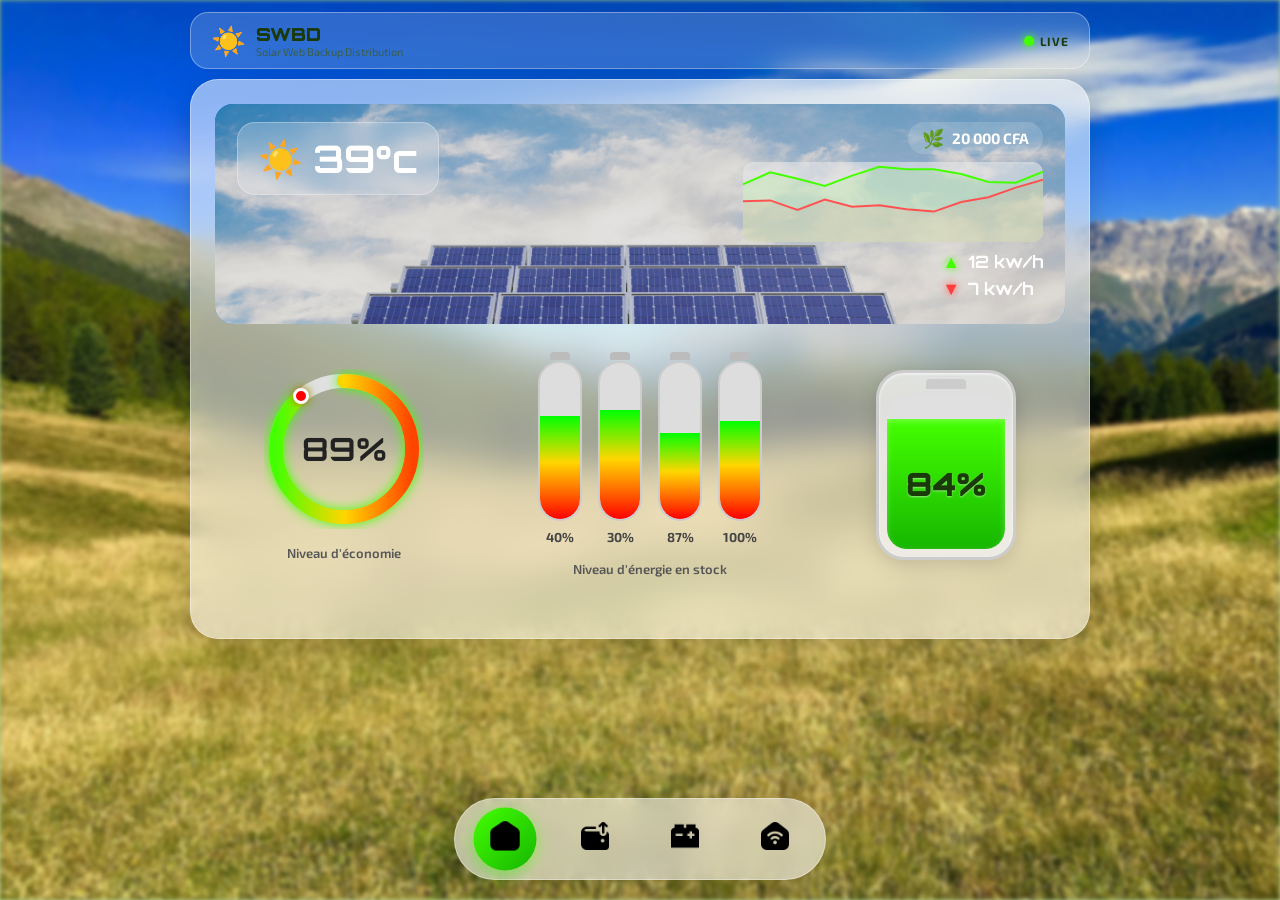
<file: index.html>
<!DOCTYPE html>
<html lang="fr">
<head>
  <meta charset="UTF-8">
  <meta name="viewport" content="width=device-width, initial-scale=1.0">
  <title>SWBD – Solar Web Backup Distribution</title>
  <link rel="preconnect" href="https://fonts.googleapis.com">
  <link href="https://fonts.googleapis.com/css2?family=Orbitron:wght@700;900&family=Exo+2:wght@400;600;700&display=swap" rel="stylesheet">
  <link rel="stylesheet" href="style.css">
</head>
<body>
  <div class="app-wrapper">

    <!-- HEADER -->
    <header class="app-header">
      <div class="header-brand">
        <span class="brand-icon">☀️</span>
        <div>
          <div class="brand-title">SWBD</div>
          <div class="brand-sub">Solar Web Backup Distribution</div>
        </div>
      </div>
      <div class="header-status">
        <span class="live-dot"></span>
        <span class="live-label">LIVE</span>
      </div>
    </header>

    <!-- PAGES -->
    <main class="pages-container" style="position:relative;">

    <img src="resources/BG.jpg" alt="Background" class="background-image" >
      <!-- ══════════════ PAGE 1 – DASHBOARD ══════════════ -->
      <section id="page1" class="page active">

        <div class="hero">
            <img src="resources/PANEL.png" alt="Hero Background" class="hero-bg">
          <div class="hero-left">
            <div class="weather-card">
              <span class="sun-icon">☀️</span>
              <span class="temp-text">39°c</span>
            </div>
          </div>
          <div class="hero-right">
            <div class="hero-revenue">
              <span class="rev-icon">🌿</span>
              <span class="rev-amount">20 000 CFA</span>
            </div>
            <div class="mini-chart" id="miniChart">
              <canvas id="heroCanvas" width="300" height="80"></canvas>
            </div>
            <div class="hero-kw">
              <div class="kw-item">
                <span class="arrow-up">▲</span>
                <span class="kw-val">12 kw/h</span>
              </div>
              <div class="kw-item">
                <span class="arrow-down">▼</span>
                <span class="kw-val">7  kw/h</span>
              </div>
            </div>
          </div>
        </div>

        <!-- Stats row -->
        <div class="stats">

          <!-- Économie circle -->
          <div class="stat-block economy-block">
            <div class="circle-wrap">
              <svg class="circle-svg" viewBox="0 0 160 160">
                <circle class="circle-bg" cx="80" cy="80" r="68"/>
                <circle class="circle-fill" cx="80" cy="80" r="68" id="economyCircle"/>
              </svg>
              <div class="circle-inner">
                <span class="circle-pct" id="economyPct">100%</span>
              </div>
              <div class="circle-dot" id="circDot"></div>
            </div>
            <p class="stat-label">Niveau d'économie</p>
          </div>

          <!-- Batteries verticales -->
          <div class="batteries-block">
            <div class="batteries">
              <div class="battery-wrap">
                <div class="battery-v">
                  <div class="batt-cap"></div>
                  <div class="batt-body">
                    <div class="batt-fill" data-level="40" style="height:40%"></div>
                  </div>
                </div>
                <span class="batt-pct">40%</span>
              </div>
              <div class="battery-wrap">
                <div class="battery-v">
                  <div class="batt-cap"></div>
                  <div class="batt-body">
                    <div class="batt-fill" data-level="30" style="height:30%"></div>
                  </div>
                </div>
                <span class="batt-pct">30%</span>
              </div>
              <div class="battery-wrap">
                <div class="battery-v">
                  <div class="batt-cap"></div>
                  <div class="batt-body">
                    <div class="batt-fill" data-level="87" style="height:87%"></div>
                  </div>
                </div>
                <span class="batt-pct">87%</span>
              </div>
              <div class="battery-wrap">
                <div class="battery-v">
                  <div class="batt-cap"></div>
                  <div class="batt-body">
                    <div class="batt-fill" data-level="100" style="height:100%"></div>
                  </div>
                </div>
                <span class="batt-pct">100%</span>
              </div>
            </div>
            <p class="stat-label">Niveau d'énergie en stock</p>
          </div>

          <!-- Batterie globale -->
          <div class="global-batt-block">
            <div class="global-battery" id="globalBatt">
              <div class="gbatt-cap"></div>
              <div class="gbatt-body">
                <div class="gbatt-fill" id="gbattFill" style="height:90%">
                  <span class="gbatt-pct" id="gbattPct">90%</span>
                </div>
              </div>
            </div>
          </div>

        </div>
      </section>

      <!-- ══════════════ PAGE 2 – REVENUS ══════════════ -->
      <section id="page2" class="page">
            
        <div class="revenus-layout">

          <div class="rev-left">
            <div class="rev-header">REVENUE : <span class="rev-rate">500 fcfa /h</span></div>

            <div class="rev-cards">
              <div class="rev-card">
                <div class="rev-card-label">Revenue Journalier Prévu</div>
                <div class="rev-card-value green" id="rjp">46 500 fcfa</div>
                <div class="rev-card-rate">REVENUE : <span>500 fcfa /h</span></div>
                <button class="pill-btn yellow">acheté</button>
              </div>
              <div class="rev-card">
                <div class="rev-card-label">Revenue Mensuel Prévu</div>
                <div class="rev-card-value green" id="rmp">46 500 fcfa</div>
                <button class="pill-btn green-btn">vendre</button>
              </div>
              <div class="rev-card total-card">
                <div class="rev-card-label">totale accie :</div>
                <div class="rev-card-value blue" id="totalRev">62 625 fcfa</div>
                <button class="pill-btn blue-btn">retiré</button>
              </div>
            </div>

            <div class="rev-kw-row">
              <div class="kw-item"><span class="arrow-up">▲</span><span class="kw-val">12 kw/h</span></div>
              <div class="kw-item"><span class="arrow-down">▼</span><span class="kw-val">7  kw/h</span></div>
            </div>
          </div>

          <div class="rev-right">
            <div class="chart-card">
              <div class="chart-title-row">
                <span class="chart-title">statut énergétique</span>
                <div class="chart-legend">
                  <span class="legend-dot red-dot"></span><span>consomation</span>
                  <span class="legend-dot blue-dot"></span><span>revenue generé</span>
                </div>
              </div>
              <canvas id="revenueChart" width="400" height="220"></canvas>
            </div>
          </div>
        </div>
      </section>

      <!-- ══════════════ PAGE 3 – RÉSEAU SWBD ══════════════ -->
      <section id="page3" class="page">
        <div class="network-header">
          <h2>Réseau SWBD</h2>
          <div class="net-kw-row">
            <div class="kw-item"><span class="arrow-up">▲</span><span class="kw-val">12 kw/h</span></div>
            <div class="kw-item"><span class="arrow-down">▼</span><span class="kw-val">7 kw/h</span></div>
          </div>
        </div>

        <div class="network-grid" id="networkGrid">
          <!-- Généré par JS -->
        </div>

        <div class="network-flow-section">
          <div class="global-batt-small">
            <div class="gbatt-body">
              <div class="gbatt-fill" style="height:90%">
                <span class="gbatt-pct">90%</span>
              </div>
            </div>
          </div>
          <div class="flow-arrow-section">
            <div class="flow-chart-card">
              <canvas id="flowChart" width="300" height="100"></canvas>
            </div>
            <div class="flow-kw-badge">3 kw/h</div>
          </div>
        </div>

        <div class="network-houses">
          <div class="house-card surplus">
            <div class="house-icon">🏠</div>
            <h3>Maison A</h3>
            <p>Batterie : <strong>98%</strong></p>
            <p class="surplus-tag">Surplus : +5 kWh</p>
          </div>
          <div class="energy-flow-arrow">
            <div class="flow-line" id="flowLine"></div>
            <span class="flow-kw-label">➜ 3 kWh</span>
          </div>
          <div class="house-card deficit">
            <div class="house-icon">🏠</div>
            <h3>Maison B</h3>
            <p>Batterie : <strong>20%</strong></p>
            <p class="deficit-tag">Besoin : -3 kWh</p>
          </div>
        </div>

        <button class="transfer-btn" id="transferBtn" onclick="doTransfer()">
          ⚡ Redistribuer l'énergie
        </button>
      </section>

      <!-- ══════════════ PAGE 4 – DOMOTIQUE ══════════════ -->
      <section id="page4" class="page">
        <h2 class="page-title">Gestion domotique</h2>

        <div class="domo-layout">
          <div class="floor-plan">
            <div class="floor-room room-topleft" id="roomBedroom">
              <span class="room-status on">on</span>
              <span class="room-name">room2</span>
            </div>
            <div class="floor-room room-topright" id="roomLiving">
              <span class="room-status on">on</span>
              <span class="room-name">room3</span>
            </div>
            <div class="floor-room room-bottomleft" id="roomKitchen">
              <span class="room-status off">off</span>
              <span class="room-name">room1</span>
            </div>
            <div class="floor-room room-bottomright" id="roomGarage">
              <span class="room-status off">off</span>
              <span class="room-name">room4</span>
            </div>
          </div>

          <div class="domo-right">
            <div class="domo-kw-row">
              <div class="kw-item"><span class="arrow-up">▲</span><span class="kw-val">12 kw/h</span></div>
              <div class="kw-item"><span class="arrow-down">▼</span><span class="kw-val">7 kw/h</span></div>
            </div>

            <div class="global-battery domo-batt" id="domoBatt">
              <div class="gbatt-cap"></div>
              <div class="gbatt-body">
                <div class="gbatt-fill" style="height:90%">
                  <span class="gbatt-pct">90%</span>
                </div>
              </div>
            </div>

            <div class="flow-kw-badge large-badge">3 kw/h</div>
          </div>
        </div>

        <div class="domo-modes">
          <button class="mode-btn eco active-mode" onclick="setMode('eco',this)">
            <span class="mode-icon">♻️</span>
            <span>Économie maxi</span>
          </button>
          <button class="mode-btn charge" onclick="setMode('charge',this)">
            <span class="mode-icon">🔋</span>
            <span>Charge prioritaire</span>
          </button>
          <button class="mode-btn perf" onclick="setMode('perf',this)">
            <span class="mode-icon">⚡</span>
            <span>Performance maxi</span>
          </button>
        </div>
      </section>

    </main>

    <!-- BOTTOM NAV -->
    <nav class="bottom-nav">
      <button class="nav-btn active" onclick="showPage('page1',this)" id="nav1">
        <span class="nav-icon">
            <img src="resources/icon 1.png" alt="Background-icon" class="icon" >
        </span>
      </button>
      <button class="nav-btn" onclick="showPage('page2',this)" id="nav2">
        <span class="nav-icon">
            <img src="resources/icon 2.png" alt="Background-icon" class="icon" >
        </span>
      </button>
      <button class="nav-btn" onclick="showPage('page3',this)" id="nav3">
        <span class="nav-icon">
            <img src="resources/icon 3.png" alt="Background-icon" class="icon" >
        </span>
      </button>
      <button class="nav-btn" onclick="showPage('page4',this)" id="nav4">
        <span class="nav-icon">
            <img src="resources/icon 4.png" alt="Background-icon" class="icon" >
        </span>
      </button>
    </nav>

  </div>

  <script src="script.js"></script>
</body>
</html>
</file>
<file: style.css>
/* ─── RESET & BASE ────────────────────────────── */
*, *::before, *::after { margin:0; padding:0; box-sizing:border-box; }

:root {
  --blue-dark: #1565c0;
  --blue-light: #42a5f5;
  --blue-sky: #2fa6ff;
  --green-bright: #44ff00;
  --green-mid: #16b600;
  --green-dark: #00c853;
  --green-batt: #00e676;
  --red-alert: #ff3d3d;
  --yellow: #ffd600;
  --bg: #c8d8b0;
  --page-bg: #f0f0f0;
  --white: #ffffff;
  --shadow: 0 8px 32px rgba(0,0,0,0.18);
  --radius-lg: 28px;
  --radius-md: 18px;
  --radius-sm: 12px;
  --font-main: 'Exo 2', Arial, sans-serif;
  --font-display: 'Orbitron', monospace;
}



.icon {
   
    width: 28px;
    height: 28px;
    object-fit: contain;
}

.hero-bg {
    position:absolute;
    bottom:0;
    left:0;
    width:100%; 
    height:100%;
    object-fit:cover;
    z-index:0;
    filter: brightness(0.9);
}
.background-image {
    position:fixed;
    top:0;
    left:0;
    width:100%;
    height:100%;
    object-fit:cover;
    z-index:-1;
    pointer-events:none;        
    filter: blur(2px);
}

body {
  font-family: var(--font-main);
  background: linear-gradient(160deg, #8ab87a 0%, #a8c98a 40%, #b5d494 100%);
  min-height: 100vh;
  display: flex;
  align-items: flex-start;
  justify-content: center;
  padding: 12px;
}

/* ─── APP WRAPPER ─────────────────────────────── */
.app-wrapper {
  width: 100%;
  max-width: 900px;
  display: flex;
  flex-direction: column;
  gap: 10px;
}

/* ─── HEADER ──────────────────────────────────── */
.app-header {
  background: rgba(255,255,255,0.18);
  backdrop-filter: blur(10px);
  border-radius: var(--radius-md);
  padding: 10px 20px;
  display: flex;
  align-items: center;
  justify-content: space-between;
  border: 1px solid rgba(255,255,255,0.35);
}
.header-brand { display:flex; align-items:center; gap:10px; }
.brand-icon { font-size:28px; }
.brand-title { font-family:var(--font-display); font-size:18px; color:#1a3a0a; font-weight:900; }
.brand-sub { font-size:11px; color:#3a5a2a; opacity:0.8; }
.header-status { display:flex; align-items:center; gap:6px; }
.live-dot {
  width:10px; height:10px; border-radius:50%;
  background: var(--green-bright);
  box-shadow: 0 0 8px var(--green-bright);
  animation: pulse 1.5s infinite;
}
.live-label { font-size:12px; font-weight:700; color:#1a3a0a; letter-spacing:1px; }
@keyframes pulse { 0%,100%{opacity:1;} 50%{opacity:0.3;} }

/* ─── PAGES ───────────────────────────────────── */
.pages-container { position:relative; }

.page {

    display:none;
    background: rgba(255, 255, 255, 0.551);
    backdrop-filter: blur(18px);
    border-radius: var(--radius-md);
    padding: 10px 20px;
    border: 1px solid rgba(255,255,255,0.35);
    border-radius: var(--radius-lg);
    padding: 24px;
    min-height: 560px;
    box-shadow: var(--shadow);
    animation: fadeIn 0.35s ease;
}
.page.active { display:block; }
@keyframes fadeIn { from{opacity:0;transform:translateY(8px)} to{opacity:1;transform:none} }

/* ─── PAGE 1 : HERO ───────────────────────────── */
.hero {
  height: 220px;
  border-radius: var(--radius-md);
  background: linear-gradient(135deg, var(--blue-dark), var(--blue-light));
  padding: 18px 22px;
  display: flex;
  justify-content: space-between;
  align-items: flex-start;
  position: relative;
  overflow: hidden;
}
.hero::before {
  content:'';
  position:absolute; inset:0;
  background: url("data:image/svg+xml,%3Csvg width='400' height='220' xmlns='http://www.w3.org/2000/svg'%3E%3Crect width='400' height='220' fill='none'/%3E%3C/svg%3E");
  opacity:0.1;
}

.weather-card {
  background: rgba(255,255,255,0.22);
  backdrop-filter: blur(8px);
  border-radius: var(--radius-md);
  padding: 12px 20px;
  display: flex;
  align-items: center;
  gap: 10px;
  border: 1px solid rgba(255,255,255,0.3);
  animation: weatherPop 0.5s ease;
}
@keyframes weatherPop { from{transform:scale(0.85);opacity:0} to{transform:scale(1);opacity:1} }
.sun-icon { font-size:36px; animation: spinSlow 8s linear infinite; display:inline-block; }
@keyframes spinSlow { 0%{transform:rotate(0deg)} 100%{transform:rotate(360deg)} }
.temp-text { font-size:38px; font-weight:700; color:white; font-family:var(--font-display); }

.hero-right { display:flex; flex-direction:column; align-items:flex-end; gap:8px; }
.hero-revenue {
  display:flex; align-items:center; gap:8px;
  background: rgba(255,255,255,0.15);
  border-radius:20px; padding:5px 14px;
  z-index:1;

}
.rev-icon { font-size:18px;  z-index:1; }
.rev-amount { color:white; font-weight:700; font-size:15px; z-index:1; }

.mini-chart { background:rgba(233, 233, 233, 0.592); border-radius:10px; overflow:hidden; z-index:1; }
#heroCanvas { display:block; }

.hero-kw { display:flex; flex-direction:column; gap:4px; }
.kw-item { display:flex; align-items:center; gap:8px; }
.arrow-up { color: var(--green-bright); font-size:18px; filter: drop-shadow(0 0 4px #44ff00); }
.arrow-down { color: var(--red-alert); font-size:18px; filter: drop-shadow(0 0 4px #ff3d3d); }
.kw-val { color:white; font-size:17px; font-weight:700; font-family:var(--font-display);

    z-index:1;

}

/* ─── STATS ROW ───────────────────────────────── */
.stats {
  display: flex;
  justify-content: space-around;
  align-items: center;
  margin-top: 28px;
  gap: 16px;
  flex-wrap: wrap;
}

/* Economy Circle */
.economy-block { display:flex; flex-direction:column; align-items:center; gap:10px; }
.circle-wrap { position:relative; width:160px; height:160px; }
.circle-svg { width:160px; height:160px; transform:rotate(-90deg); }
.circle-bg {
  fill:none; stroke:#e0e0e0; stroke-width:14;
}
.circle-fill {
  fill:none;
  stroke-width:14;
  stroke: url(#circleGrad);
  stroke-dasharray: 427;
  stroke-dashoffset: 0;
  stroke-linecap: round;
  transition: stroke-dashoffset 1.5s cubic-bezier(.4,0,.2,1);
  filter: drop-shadow(0 0 6px #44ff00);
}
.circle-inner {
  position:absolute; inset:0;
  display:flex; align-items:center; justify-content:center;
}
.circle-pct { font-size:32px; font-weight:700; color:#222; font-family:var(--font-display); }
.circle-dot {
  position:absolute; width:16px; height:16px;
  background:red; border-radius:50%; border:3px solid white;
  top: 8px; left: 50%; transform:translateX(-50%);
  box-shadow: 0 0 8px rgba(255,0,0,0.6);
  animation: dotGlow 2s infinite;
}
@keyframes dotGlow { 0%,100%{box-shadow:0 0 8px rgba(255,0,0,.6)} 50%{box-shadow:0 0 16px rgba(255,0,0,1)} }

/* Batteries verticales */
.batteries-block { display:flex; flex-direction:column; align-items:center; gap:10px; }
.batteries { display:flex; gap:16px; align-items:flex-end; }

.battery-wrap { display:flex; flex-direction:column; align-items:center; gap:8px; }
.battery-v { display:flex; flex-direction:column; align-items:center; gap:0; }
.batt-cap {
  width:20px; height:8px;
  background:#bbb; border-radius:4px 4px 0 0;
  margin-bottom:1px;
}
.batt-body {
  width:44px; height:160px;
  background:#ddd;
  border-radius:22px;
  overflow:hidden;
  position:relative;
  border:2px solid #ccc;
}
.batt-fill {
  position:absolute; bottom:0; left:0; right:0;
  background: linear-gradient(to top, red 0%, #ff6600 25%, #ffd600 55%, lime 100%);
  transition: height 1.2s cubic-bezier(.4,0,.2,1);
  border-radius:0 0 20px 20px;
}
.batt-pct { font-size:13px; font-weight:700; color:#444; }

/* Batterie globale */
.global-batt-block { display:flex; flex-direction:column; align-items:center; }
.global-battery {
  width:140px; height:190px;
  background: rgba(240,240,240,0.8);
  border-radius:28px;
  border:3px solid #ccc;
  box-shadow: 0 4px 20px rgba(0,0,0,0.15), inset 0 1px 3px rgba(255,255,255,0.8);
  display:flex; flex-direction:column; align-items:center; justify-content:flex-start;
  padding:6px 8px 8px;
  gap:4px;
  position:relative;
}
.gbatt-cap {
  width:40px; height:10px;
  background:#ccc; border-radius:4px 4px 0 0;
  margin-bottom:2px;
}
.gbatt-body {
  flex:1; width:100%;
  background:#e0e0e0;
  border-radius:20px;
  overflow:hidden;
  position:relative;
}
.gbatt-fill {
  position:absolute; bottom:0; left:0; right:0;
  background: linear-gradient(to top, #16b600, #44ff00);
  border-radius:0 0 18px 18px;
  display:flex; align-items:center; justify-content:center;
  transition: height 1.5s cubic-bezier(.4,0,.2,1);
  box-shadow: inset 0 2px 6px rgba(255,255,255,0.3);
}
.gbatt-pct {
  font-size:32px; font-weight:900; color:#1a3a0a;
  font-family:var(--font-display);
  text-shadow: 0 1px 2px rgba(255,255,255,0.5);
}

.stat-label {
  font-size:13px; color:#555; text-align:center; font-weight:600; margin-top:6px;
}

/* ─── PAGE 2 : REVENUS ────────────────────────── */
.revenus-layout { display:flex; gap:24px; flex-wrap:wrap; }
.rev-left { flex:1; min-width:260px; display:flex; flex-direction:column; gap:16px; }
.rev-header {
  font-size:22px; font-weight:700; font-family:var(--font-display);
  padding-bottom:10px; border-bottom:2px solid #eee;
}
.rev-rate { color:var(--blue-dark); }

.rev-cards { display:flex; flex-direction:column; gap:12px; }
.rev-card {
  background:white;
  border-radius:var(--radius-md);
  padding:16px 20px;
  box-shadow: 0 2px 12px rgba(0,0,0,0.08);
  display:flex; flex-direction:column; gap:6px;
  transition: transform 0.2s, box-shadow 0.2s;
}
.rev-card:hover { transform:translateY(-2px); box-shadow:0 6px 20px rgba(0,0,0,0.13); }
.rev-card-label { font-size:13px; color:#888; font-weight:600; }
.rev-card-value {
  font-size:28px; font-weight:700; font-family:var(--font-display);
  animation: countUp 1s ease;
}
@keyframes countUp { from{opacity:0;transform:translateX(-8px)} to{opacity:1;transform:none} }
.rev-card-value.green { color: var(--green-mid); }
.rev-card-value.blue { color: var(--blue-sky); }
.rev-card-rate { font-size:12px; color:var(--red-alert); font-weight:700; }

.pill-btn {
  align-self:flex-start; border:none; border-radius:30px;
  padding:7px 22px; font-size:14px; font-weight:700; cursor:pointer;
  transition: transform 0.15s, box-shadow 0.15s;
}
.pill-btn:hover { transform:scale(1.05); box-shadow:0 4px 12px rgba(0,0,0,0.2); }
.pill-btn:active { transform:scale(0.97); }
.yellow { background:linear-gradient(135deg,#ffe060,#ffd600); color:#5a4000; }
.green-btn { background:linear-gradient(135deg,#44ff00,#16b600); color:#0a3a00; }
.blue-btn { background:linear-gradient(135deg,#42a5f5,#1565c0); color:white; }

.rev-kw-row { display:flex; gap:20px; margin-top:8px; }

/* Chart card */
.rev-right { flex:1; min-width:280px; }
.chart-card {
  background:#2a2a2a; border-radius:var(--radius-md);
  padding:16px; height:100%; min-height:280px;
}
.chart-title-row { display:flex; justify-content:space-between; align-items:center; margin-bottom:12px; }
.chart-title { color:white; font-size:14px; font-weight:600; }
.chart-legend { display:flex; align-items:center; gap:8px; font-size:12px; color:#aaa; }
.legend-dot { width:10px; height:10px; border-radius:50%; }
.red-dot { background:#ff5252; }
.blue-dot { background:#42a5f5; }

/* ─── PAGE 3 : RÉSEAU ─────────────────────────── */
.network-header { display:flex; justify-content:space-between; align-items:center; margin-bottom:20px; }
.network-header h2 { font-family:var(--font-display); font-size:20px; color:#222; }
.net-kw-row { display:flex; gap:16px; }

.network-grid {
  display:grid; grid-template-columns:repeat(4,1fr); gap:12px;
  margin-bottom:20px;
}
.grid-box {
  height:110px; border-radius:var(--radius-sm);
  background:linear-gradient(145deg, var(--blue-sky), var(--green-bright));
  display:flex; align-items:center; justify-content:center;
  font-size:32px; font-weight:900; color:white;
  font-family:var(--font-display);
  box-shadow: 0 4px 16px rgba(0,0,0,0.2);
  cursor:pointer;
  transition: transform 0.2s, box-shadow 0.2s;
  position:relative; overflow:hidden;
}
.grid-box::before {
  content:''; position:absolute; inset:0;
  background-image:
    linear-gradient(rgba(255,255,255,0.14) 1px, transparent 1px),
    linear-gradient(90deg, rgba(255,255,255,0.14) 1px, transparent 1px);
  background-size:18px 18px;
  pointer-events:none;
}
.grid-box::after {
  content:''; position:absolute; inset:0;
  background:rgba(255,255,255,0);
  transition:background 0.2s;
}
.grid-box:hover::after { background:rgba(255,255,255,0.15); }
.grid-box:hover { transform:scale(1.04); box-shadow:0 8px 24px rgba(0,0,0,0.3); }
.grid-box.low { background:linear-gradient(145deg, var(--blue-sky), #ffd600); }

.network-flow-section {
  display:flex; align-items:center; gap:20px; margin-bottom:24px;
}
.global-batt-small {
  width:80px; height:110px;
  background:rgba(240,240,240,0.8);
  border-radius:18px; border:3px solid #ccc;
  padding:5px 6px 6px;
  display:flex; flex-direction:column;
}
.global-batt-small .gbatt-body { flex:1; background:#e0e0e0; border-radius:12px; overflow:hidden; position:relative; }
.global-batt-small .gbatt-fill {
  position:absolute; bottom:0; left:0; right:0; height:90%;
  background:linear-gradient(to top,#16b600,#44ff00);
  border-radius:0 0 10px 10px;
  display:flex; align-items:center; justify-content:center;
}
.global-batt-small .gbatt-pct { font-size:16px; font-weight:900; color:#1a3a0a; font-family:var(--font-display); }

.flow-arrow-section { flex:1; display:flex; flex-direction:column; gap:10px; }
.flow-chart-card {
  background:var(--blue-sky); border-radius:var(--radius-sm);
  padding:8px; overflow:hidden;
}
.flow-kw-badge {
  background:linear-gradient(135deg,#42a5f5,#1a8cd8);
  color:white; border-radius:14px;
  text-align:center; padding:10px 0;
  font-size:22px; font-weight:900; font-family:var(--font-display);
  box-shadow: 0 4px 12px rgba(66,165,245,0.5);
}
.large-badge {
  font-size:26px; padding:14px 0;
  border-radius:18px; margin-top:8px;
}

.network-houses {
  display:flex; justify-content:center; align-items:center; gap:30px;
  flex-wrap:wrap; margin-bottom:20px;
}
.house-card {
  width:200px; padding:18px; border-radius:var(--radius-md);
  background:white; box-shadow:0 6px 24px rgba(0,0,0,0.12);
  text-align:center;
  transition:transform 0.2s;
}
.house-card:hover { transform:translateY(-3px); }
.house-card h3 { font-size:16px; font-weight:700; margin:8px 0; }
.house-card p { font-size:14px; color:#555; margin:3px 0; }
.house-icon { font-size:32px; }
.surplus { border-left:6px solid var(--green-batt); }
.deficit { border-left:6px solid var(--red-alert); }
.surplus-tag { color:var(--green-dark); font-weight:700; }
.deficit-tag { color:var(--red-alert); font-weight:700; }

.energy-flow-arrow { display:flex; flex-direction:column; align-items:center; gap:6px; }
.flow-line {
  width:80px; height:4px;
  background:linear-gradient(90deg,var(--green-batt),var(--blue-light));
  border-radius:2px; position:relative; overflow:hidden;
}
.flow-line::after {
  content:'';
  position:absolute; top:0; left:-100%; width:100%; height:100%;
  background:linear-gradient(90deg,transparent,white,transparent);
  animation:flowAnim 1.5s infinite;
}
@keyframes flowAnim { to{left:100%;} }
.flow-kw-label { font-size:20px; font-weight:700; color:var(--green-dark); font-family:var(--font-display); }

.transfer-btn {
  display:block; margin:0 auto;
  padding:14px 48px; border:none; border-radius:30px;
  background:linear-gradient(135deg,#00e676,#00c853);
  color:white; font-size:18px; font-weight:700; cursor:pointer;
  box-shadow:0 6px 20px rgba(0,200,83,0.4);
  transition:transform 0.15s, box-shadow 0.15s;
  font-family:var(--font-main);
}
.transfer-btn:hover { transform:scale(1.04); box-shadow:0 10px 28px rgba(0,200,83,0.5); }
.transfer-btn:active { transform:scale(0.97); }
.transfer-btn.done { background:linear-gradient(135deg,#42a5f5,#1565c0); }

/* ─── PAGE 4 : DOMOTIQUE ──────────────────────── */
.page-title { font-family:var(--font-display); font-size:20px; margin-bottom:20px; color:#222; }

.domo-layout { display:flex; gap:24px; align-items:flex-start; flex-wrap:wrap; }

.floor-plan {
  flex:1; min-width:240px; min-height:280px;
  background:white; border-radius:var(--radius-md);
  border:2px solid #ccc;
  display:grid; grid-template-columns:1fr 1fr; grid-template-rows:1fr 1fr;
  overflow:hidden;
}
.floor-room {
  border:1.5px solid #ccc; padding:14px 16px;
  display:flex; flex-direction:column; align-items:center; justify-content:center;
  cursor:pointer; gap:4px;
  transition:background 0.2s;
  min-height:120px;
}
.floor-room:hover { background:#f5f5f5; }
.floor-room:active { background:#eee; }
.room-topleft { border-right:3px solid #aaa; border-bottom:3px solid #aaa; }
.room-topright { border-bottom:3px solid #aaa; }
.room-bottomleft { border-right:3px solid #aaa; }

.room-status {
  font-size:22px; font-weight:900;
  transition:color 0.3s;
}
.room-status.on { color: #00c853; }
.room-status.off { color: #ff3d3d; }
.room-name { font-size:13px; color:#888; font-weight:600; }

.domo-right { display:flex; flex-direction:column; align-items:center; gap:12px; }
.domo-kw-row { display:flex; gap:16px; }

.domo-batt {
  width:120px; height:160px;
}

.domo-modes {
  display:flex; gap:12px; margin-top:20px; flex-wrap:wrap; justify-content:center;
}
.mode-btn {
  display:flex; align-items:center; gap:8px;
  padding:10px 18px; border:none; border-radius:20px;
  font-size:13px; font-weight:700; cursor:pointer;
  transition:transform 0.15s, box-shadow 0.15s;
  font-family:var(--font-main);
}
.mode-btn:hover { transform:scale(1.05); box-shadow:0 4px 16px rgba(0,0,0,0.2); }
.mode-btn:active { transform:scale(0.97); }
.mode-btn.eco { background:linear-gradient(135deg,#44ff00,#16b600); color:#0a3a00; }
.mode-btn.charge { background:linear-gradient(135deg,#42a5f5,#1565c0); color:white; }
.mode-btn.perf { background:linear-gradient(135deg,#ffd600,#ff8f00); color:#3a2000; }
.mode-btn.active-mode { box-shadow:0 0 0 3px rgba(0,0,0,0.25), 0 4px 16px rgba(0,0,0,0.2); }
.mode-icon { font-size:20px; }

/* ─── BOTTOM NAV ──────────────────────────────── */
.bottom-nav {
  position:fixed; bottom:20px; left:50%; transform:translateX(-50%);
  z-index:1000; 
  background: rgba(255, 255, 255, 0.558);
  backdrop-filter: blur(10px);
  border-radius:50px;
  padding:10px 20px;
  border: 1px solid rgba(255,255,255,0.35);
  display:flex; justify-content:center; gap:30px;
  box-shadow:0 4px 20px rgba(0,0,0,0.15);
  transition:all 0.3s ease;
}
.nav-btn {
  width:60px; height:60px; border:none; border-radius:50%;
  background:transparent; font-size:26px; cursor:pointer;
  transition:all 0.2s; display:flex; align-items:center; justify-content:center;
}
.nav-btn:hover { background:rgba(0,0,0,0.07); transform:scale(1.08); }
.nav-btn.active {
  background:linear-gradient(135deg,#44ff00,#16b600);
  box-shadow:0 4px 14px rgba(68,255,0,0.5);
  transform:scale(1.05);
}

/* ─── RESPONSIVE ──────────────────────────────── */
@media (max-width:640px) {
  .stats { flex-direction:column; align-items:center; }
  .revenus-layout { flex-direction:column; }
  .network-grid { grid-template-columns:repeat(2,1fr); }
  .network-houses { flex-direction:column; align-items:center; }
  .energy-flow-arrow { transform:rotate(90deg); }
  .domo-layout { flex-direction:column; }
  .floor-plan { width:100%; }
  .hero { height:auto; flex-direction:column; gap:12px; }
  .bottom-nav { gap:12px; }
  .nav-btn { width:50px; height:50px; font-size:22px; }
}
</file>
